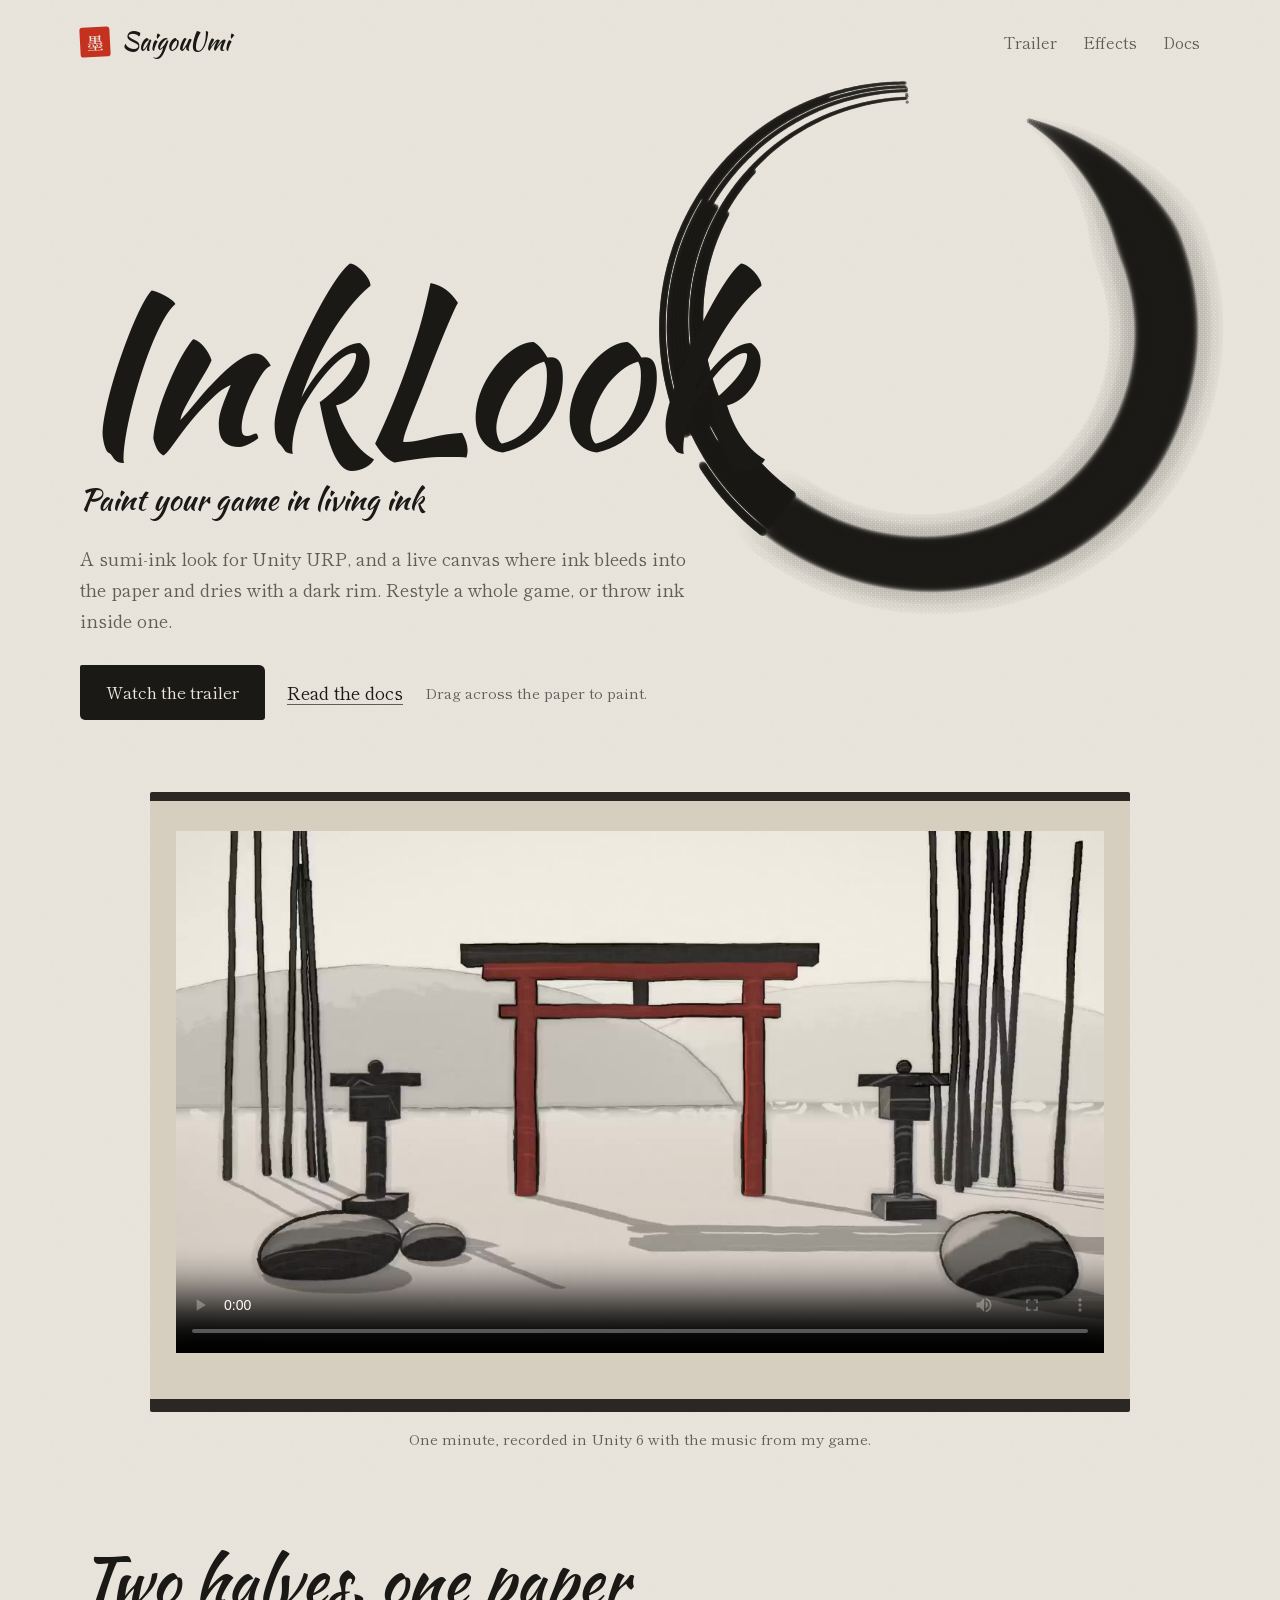
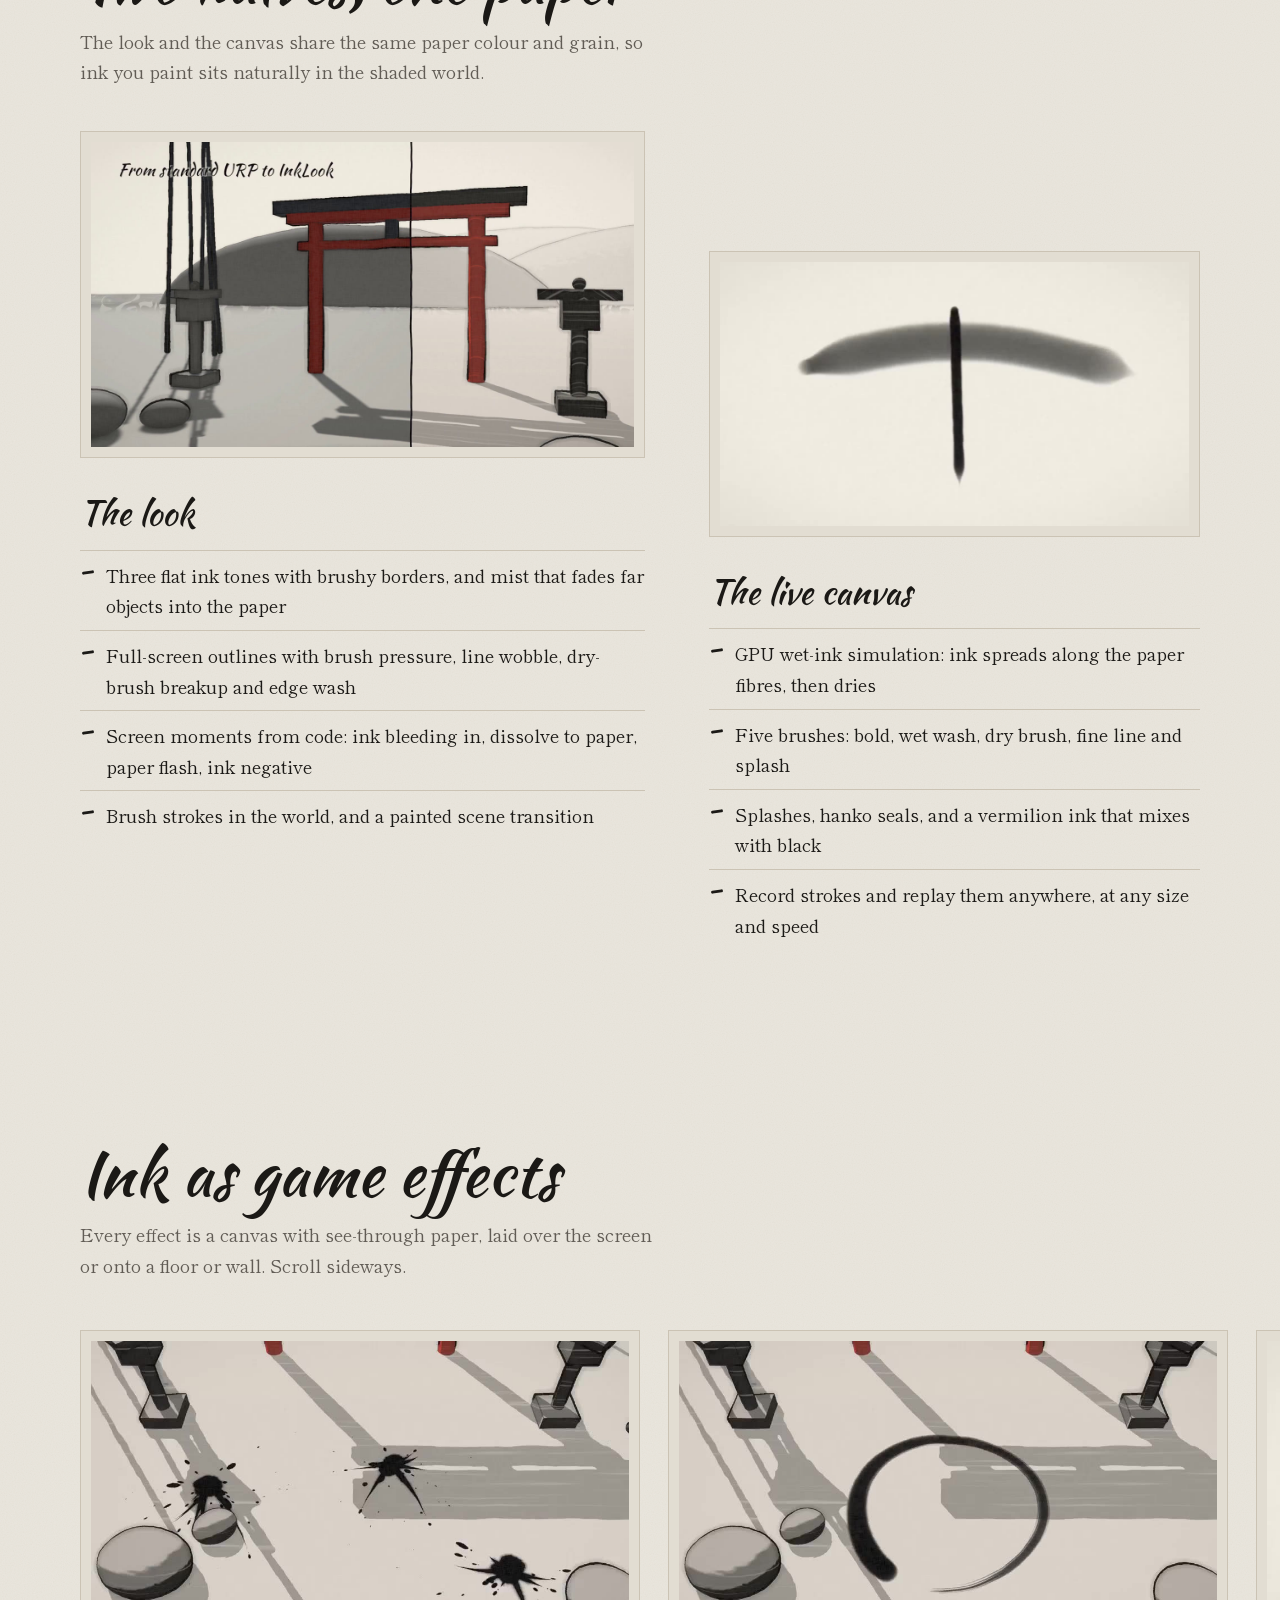
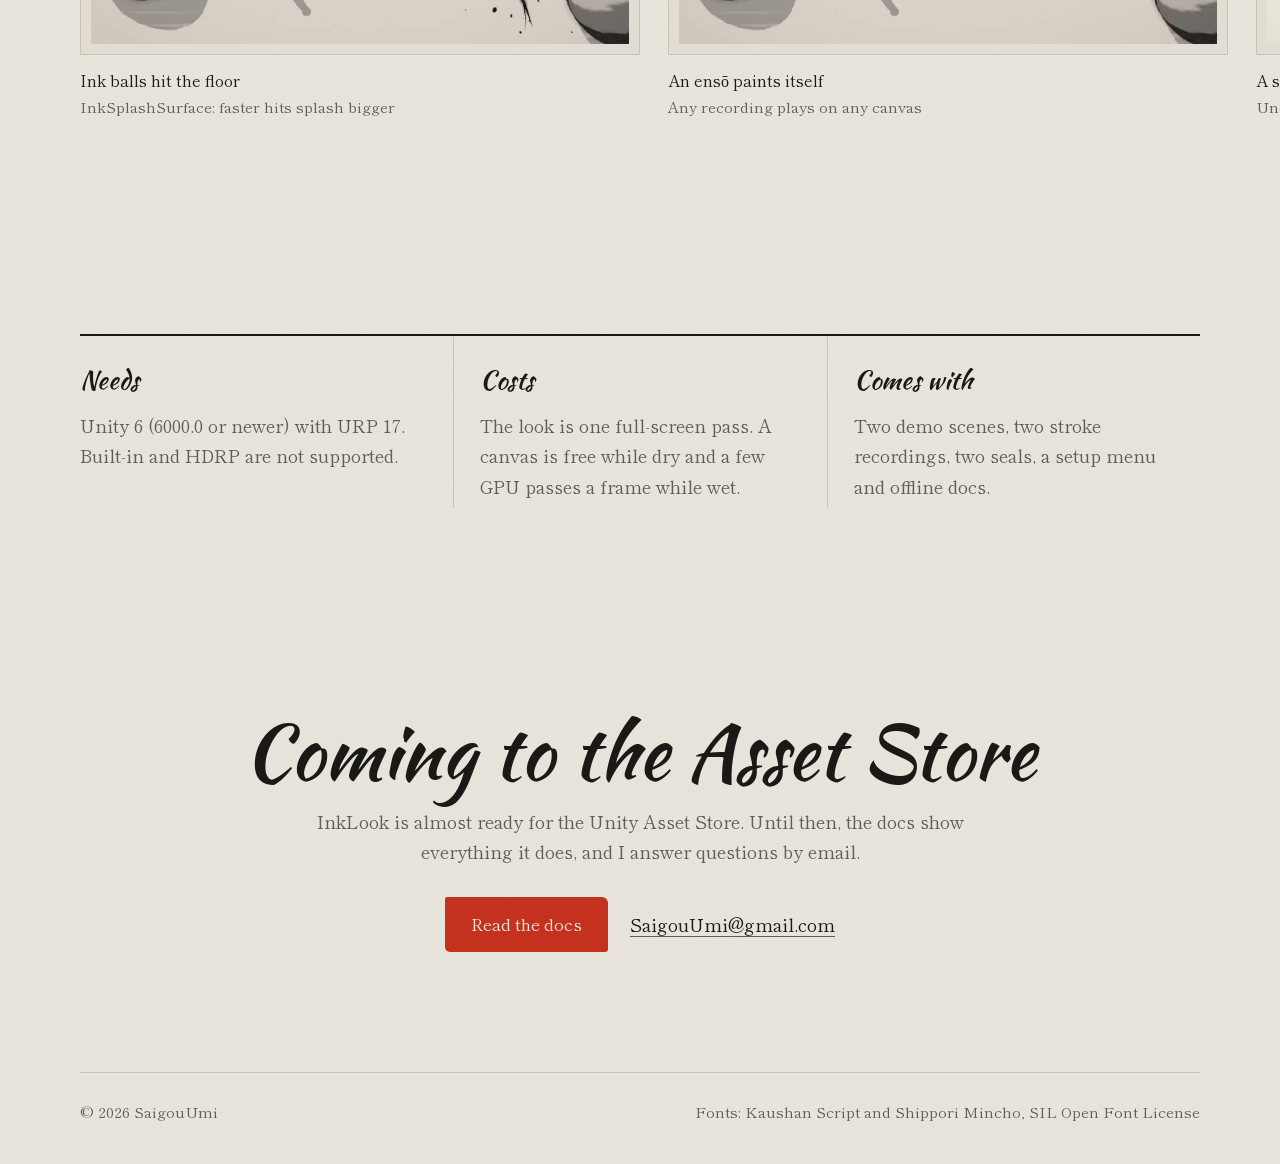
<file: index.html>
<!DOCTYPE html>
<html lang="en">
<head>
<meta charset="utf-8">
<meta name="viewport" content="width=device-width, initial-scale=1">
<title>InkLook · sumi ink for Unity URP · SaigouUmi</title>
<meta name="description" content="InkLook makes a Unity game look painted in sumi ink, with a live canvas where ink bleeds into the paper. Unity 6, URP 17.">
<meta property="og:title" content="InkLook by SaigouUmi">
<meta property="og:description" content="Paint your game in living ink. A sumi-ink look and a live wet-ink canvas for Unity 6 URP.">
<meta property="og:image" content="https://saigouumi.github.io/inklook/media/cover.jpg">
<link rel="icon" href="favicon.png">
<link rel="preconnect" href="https://fonts.googleapis.com">
<link rel="preconnect" href="https://fonts.gstatic.com" crossorigin>
<link href="https://fonts.googleapis.com/css2?family=Shippori+Mincho:wght@400;600&display=swap" rel="stylesheet">
<link rel="stylesheet" href="style.css">
</head>
<body>

<div class="hero">
  <canvas id="enso" aria-hidden="true"></canvas>
  <canvas id="wet" aria-label="Paper you can paint on with your mouse or finger"></canvas>
  <div class="wrap">
    <header class="bar">
      <a class="maker brush" href="./"><span class="seal" aria-hidden="true">墨</span>SaigouUmi</a>
      <nav><a href="#trailer">Trailer</a><a href="#effects">Effects</a><a href="docs.html">Docs</a></nav>
    </header>
    <div class="copy">
      <h1 class="wordmark brush">InkLook</h1>
      <p class="tag brush">Paint your game in living ink</p>
      <p class="lede">A sumi-ink look for Unity URP, and a live canvas where ink bleeds into the paper and dries with a dark rim. Restyle a whole game, or throw ink inside one.</p>
      <div class="actions">
        <a class="btn" href="#trailer">Watch the trailer</a>
        <a href="docs.html">Read the docs</a>
        <span class="hint">Drag across the paper to paint.</span>
      </div>
    </div>
  </div>
</div>

<main class="wrap">
  <div class="scroll" id="trailer">
    <div class="mount">
      <video controls preload="metadata" poster="media/poster.jpg" playsinline>
        <source src="media/trailer.mp4" type="video/mp4">
      </video>
    </div>
    <p>One minute, recorded in Unity 6 with the music from my game.</p>
  </div>

  <section>
    <div class="lead-in">
      <h2 class="brush">Two halves, one paper</h2>
      <p>The look and the canvas share the same paper colour and grain, so ink you paint sits naturally in the shaded world.</p>
    </div>
    <div class="halves">
      <div class="half">
        <div class="frame"><img src="media/shot_02.jpg" alt="A torii gate, half in standard URP lighting and half in the InkLook style" width="1280" height="720"></div>
        <h3 class="brush">The look</h3>
        <ul>
          <li>Three flat ink tones with brushy borders, and mist that fades far objects into the paper</li>
          <li>Full-screen outlines with brush pressure, line wobble, dry-brush breakup and edge wash</li>
          <li>Screen moments from code: ink bleeding in, dissolve to paper, paper flash, ink negative</li>
          <li>Brush strokes in the world, and a painted scene transition</li>
        </ul>
      </div>
      <div class="half">
        <div class="frame"><video autoplay muted loop playsinline preload="metadata" poster="media/poster_wet.jpg" src="media/loop_wet.mp4" aria-label="A wet wash bleeding into the paper, crossed by a bold stroke"></video></div>
        <h3 class="brush">The live canvas</h3>
        <ul>
          <li>GPU wet-ink simulation: ink spreads along the paper fibres, then dries</li>
          <li>Five brushes: bold, wet wash, dry brush, fine line and splash</li>
          <li>Splashes, hanko seals, and a vermilion ink that mixes with black</li>
          <li>Record strokes and replay them anywhere, at any size and speed</li>
        </ul>
      </div>
    </div>
  </section>

  <section id="effects">
    <div class="lead-in">
      <h2 class="brush">Ink as game effects</h2>
      <p>Every effect is a canvas with see-through paper, laid over the screen or onto a floor or wall. Scroll sideways.</p>
    </div>
    <div class="emaki" tabindex="0" aria-label="Effect clips, scroll sideways">
      <figure><div class="frame"><video autoplay muted loop playsinline preload="metadata" poster="media/poster_floor.jpg" src="media/loop_floor.mp4"></video></div>
        <figcaption>Ink balls hit the floor<span>InkSplashSurface: faster hits splash bigger</span></figcaption></figure>
      <figure><div class="frame"><video autoplay muted loop playsinline preload="metadata" poster="media/poster_enso.jpg" src="media/loop_enso.mp4"></video></div>
        <figcaption>An ensō paints itself<span>Any recording plays on any canvas</span></figcaption></figure>
      <figure><div class="frame"><video autoplay muted loop playsinline preload="metadata" poster="media/poster_seal.jpg" src="media/loop_seal.mp4"></video></div>
        <figcaption>A stroke, then a seal<span>Uneven paste and missed specks, like a real hanko</span></figcaption></figure>
      <figure><div class="frame"><img src="media/shot_05.jpg" alt="Bamboo in dry brush, a vermilion sun, a wash and a red seal on one sheet" width="1280" height="720"></div>
        <figcaption>Two inks on one sheet<span>Dry brush, wash, vermilion and a seal</span></figcaption></figure>
    </div>
  </section>

  <section>
    <div class="facts">
      <div><h3 class="brush">Needs</h3><p>Unity 6 (6000.0 or newer) with URP 17. Built-in and HDRP are not supported.</p></div>
      <div><h3 class="brush">Costs</h3><p>The look is one full-screen pass. A canvas is free while dry and a few GPU passes a frame while wet.</p></div>
      <div><h3 class="brush">Comes with</h3><p>Two demo scenes, two stroke recordings, two seals, a setup menu and offline docs.</p></div>
    </div>
  </section>

  <div class="closing">
    <h2 class="brush">Coming to the Asset Store</h2>
    <p>InkLook is almost ready for the Unity Asset Store. Until then, the docs show everything it does, and I answer questions by email.</p>
    <div class="actions">
      <a class="btn shu" href="docs.html">Read the docs</a>
      <a href="mailto:SaigouUmi@gmail.com">SaigouUmi@gmail.com</a>
    </div>
  </div>

  <footer>
    <span>© 2026 SaigouUmi</span>
    <span>Fonts: Kaushan Script and Shippori Mincho, SIL Open Font License</span>
  </footer>
</main>

<script>
/* Paper you can paint on. The ensō paints itself once; your strokes
   bleed a little and fade, like InkScreenFx in the package. */
(function () {
  var hero = document.querySelector('.hero');
  var base = document.getElementById('enso'), wet = document.getElementById('wet');
  var b = base.getContext('2d'), w = wet.getContext('2d');
  var calm = matchMedia('(prefers-reduced-motion: reduce)').matches;
  var W, H, dpr, ensoDone = false, fading = false, lastInk = 0;

  function size() {
    dpr = Math.min(devicePixelRatio || 1, 2);
    W = hero.clientWidth; H = hero.clientHeight;
    [base, wet].forEach(function (c) { c.width = W * dpr; c.height = H * dpr; });
    b.setTransform(dpr, 0, 0, dpr, 0, 0); w.setTransform(dpr, 0, 0, dpr, 0, 0);
    if (ensoDone) enso(1);
  }

  //one soft dab with a faint wash around it
  function dab(ctx, x, y, r, a) {
    var g = ctx.createRadialGradient(x, y, 0, x, y, r * 1.9);
    g.addColorStop(0, 'rgba(27,25,22,' + (a * 0.06) + ')');
    g.addColorStop(1, 'rgba(27,25,22,0)');
    ctx.fillStyle = g; ctx.beginPath(); ctx.arc(x, y, r * 1.9, 0, 6.283); ctx.fill();
    g = ctx.createRadialGradient(x, y, r * 0.2, x, y, r);
    g.addColorStop(0, 'rgba(27,25,22,' + a + ')');
    g.addColorStop(0.75, 'rgba(27,25,22,' + (a * 0.85) + ')');
    g.addColorStop(1, 'rgba(27,25,22,0)');
    ctx.fillStyle = g; ctx.beginPath(); ctx.arc(x, y, r, 0, 6.283); ctx.fill();
  }

  //bristles: each one keeps its streak and drops out as the brush runs dry
  function bristles(ctx, x, y, nx, ny, r, dry, seed) {
    for (var i = -5; i <= 5; i++) {
      var s = Math.sin(seed * 12.9898 + i * 78.233) * 43758.5453; s -= Math.floor(s);
      if (s < dry) continue;
      var o = i / 5 * r * 0.9;
      ctx.fillStyle = 'rgba(27,25,22,0.55)';
      ctx.beginPath(); ctx.arc(x + nx * o, y + ny * o, Math.max(0.8, r * 0.16), 0, 6.283); ctx.fill();
    }
  }

  function enso(t) {
    var wide = W > 860;
    var cx = wide ? W * 0.72 : W * 0.6, cy = wide ? H * 0.42 : 74 + W * 0.33;
    var R = wide ? Math.min(W, H) * 0.3 : W * 0.27;
    var a0 = -1.1, sweep = 5.75, steps = 1400;
    b.clearRect(0, 0, W, H);
    for (var i = 0; i <= steps * t; i++) {
      var u = i / steps, a = a0 + sweep * u;
      var rr = R * (1 + 0.03 * Math.sin(u * 9));
      var x = cx + Math.cos(a) * rr, y = cy + Math.sin(a) * rr;
      var width = R * (0.13 * Math.min(1, u * 8) * (1 - 0.75 * u * u) + 0.012);
      var dry = Math.max(0, (u - 0.55) * 1.6);
      if (dry < 0.05) { if (i % 3 === 0) dab(b, x, y, width, 0.42); }
      else bristles(b, x, y, Math.cos(a), Math.sin(a), width, dry * 0.85, 3.1 + Math.floor(u * 6));
    }
  }

  function paintEnso() {
    if (calm) { ensoDone = true; enso(1); return; }
    var t0 = performance.now();
    (function step(now) {
      var t = Math.min(1, (now - t0) / 1500);
      enso(1 - Math.pow(1 - t, 2.2));
      if (t < 1) requestAnimationFrame(step); else ensoDone = true;
    })(t0);
  }

  //ink you paint fades away by itself
  function fade() {
    w.save(); w.setTransform(1, 0, 0, 1, 0, 0);
    w.globalCompositeOperation = 'destination-out';
    w.fillStyle = 'rgba(0,0,0,0.018)'; w.fillRect(0, 0, wet.width, wet.height);
    w.restore();
    if (performance.now() - lastInk < 9000) requestAnimationFrame(fade); else { w.clearRect(0, 0, W, H); fading = false; }
  }

  var down = false, px = 0, py = 0, pt = 0, size0 = 14, seed = 1;
  function pos(e) { var r = wet.getBoundingClientRect(); return [e.clientX - r.left, e.clientY - r.top]; }
  wet.addEventListener('pointerdown', function (e) {
    if (e.pointerType === 'touch' && !e.isPrimary) return;
    down = true; var p = pos(e); px = p[0]; py = p[1]; pt = e.timeStamp; seed = Math.random() * 100;
    dab(w, px, py, size0 * 0.8, 0.5); lastInk = performance.now();
    if (!fading) { fading = true; requestAnimationFrame(fade); }
  });
  addEventListener('pointerup', function () { down = false; });
  wet.addEventListener('pointermove', function (e) {
    if (!down) return;
    var p = pos(e), dx = p[0] - px, dy = p[1] - py, d = Math.hypot(dx, dy);
    if (d < 1) return;
    var speed = d / Math.max(1, e.timeStamp - pt);
    var r = Math.max(3, size0 * (1.25 - Math.min(1, speed * 0.6)));
    var nx = -dy / d, ny = dx / d, n = Math.ceil(d / (r * 0.3));
    for (var i = 1; i <= n; i++) {
      var x = px + dx * i / n, y = py + dy * i / n;
      if (speed > 1.2) bristles(w, x, y, nx, ny, r, 0.35, seed);
      else dab(w, x, y, r, 0.45);
    }
    px = p[0]; py = p[1]; pt = e.timeStamp; lastInk = performance.now();
  });

  addEventListener('resize', size);
  size(); paintEnso();
})();
</script>
</body>
</html>
</file>
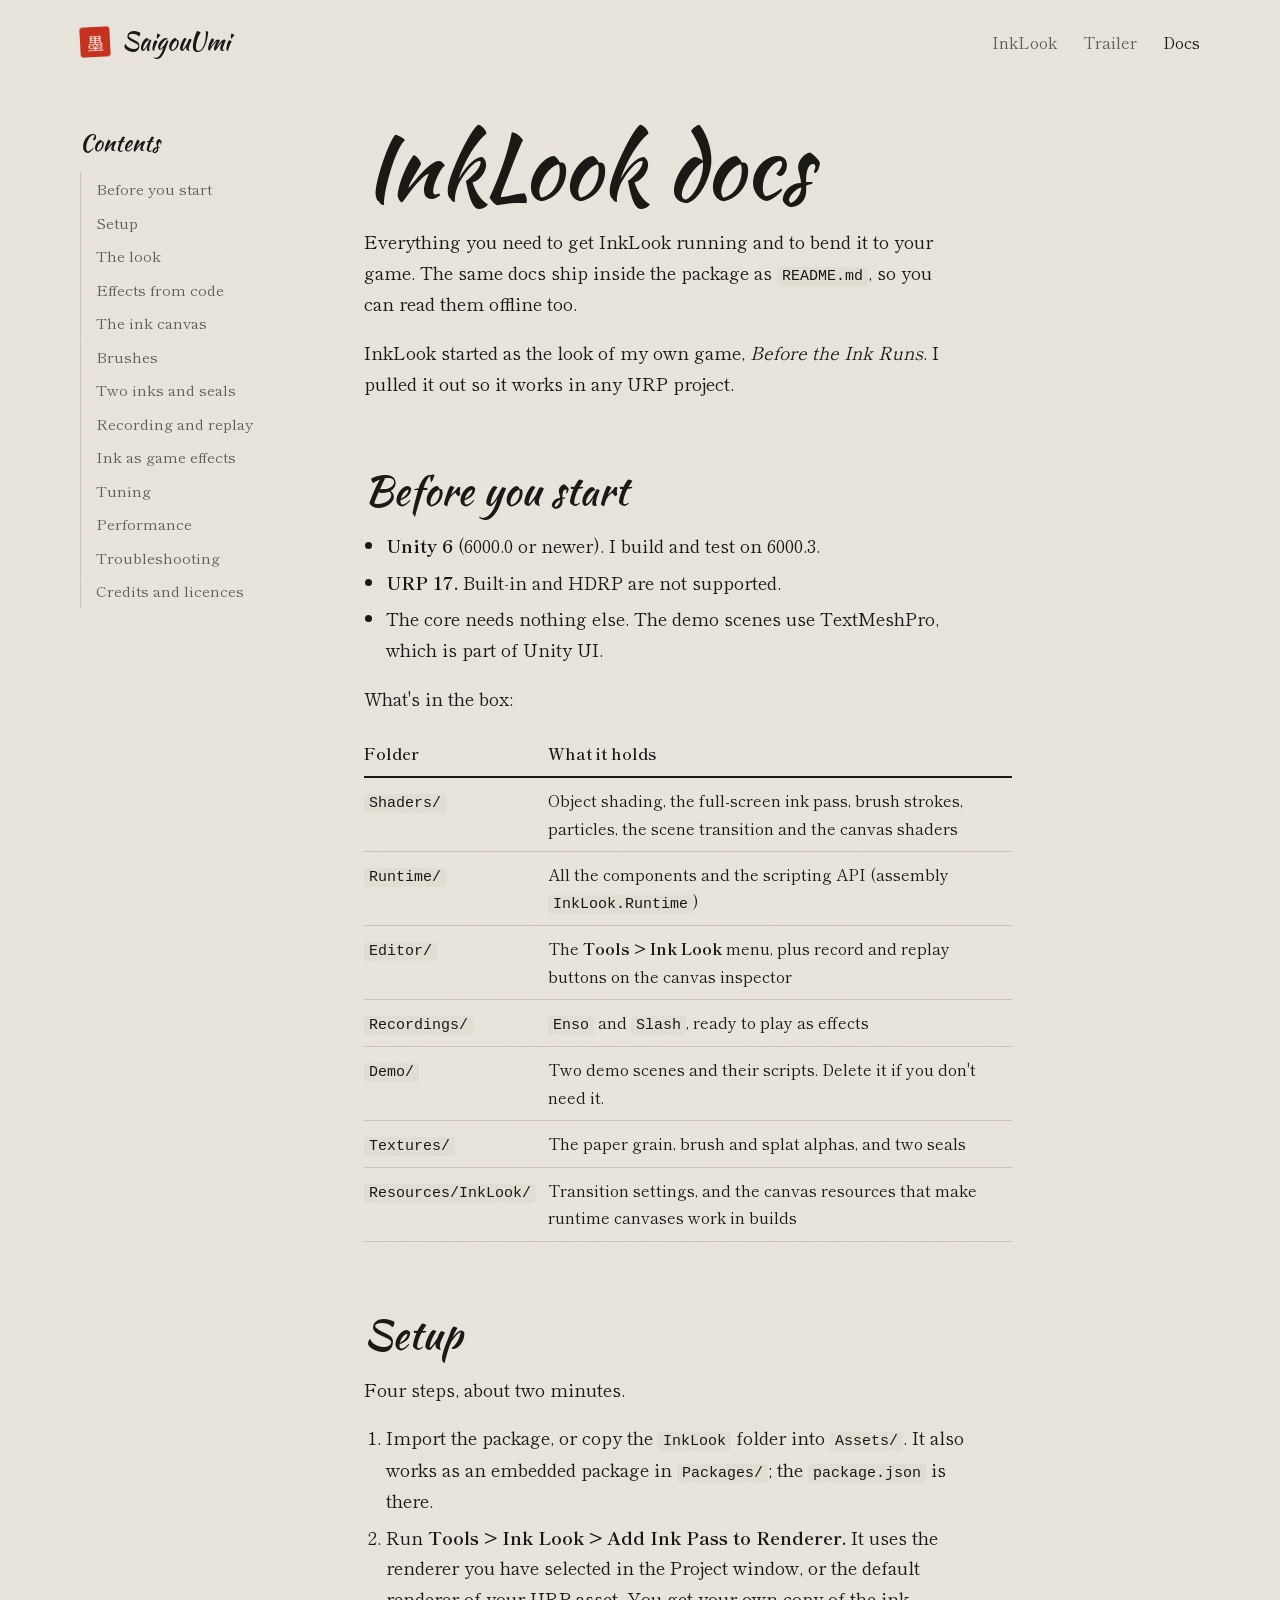
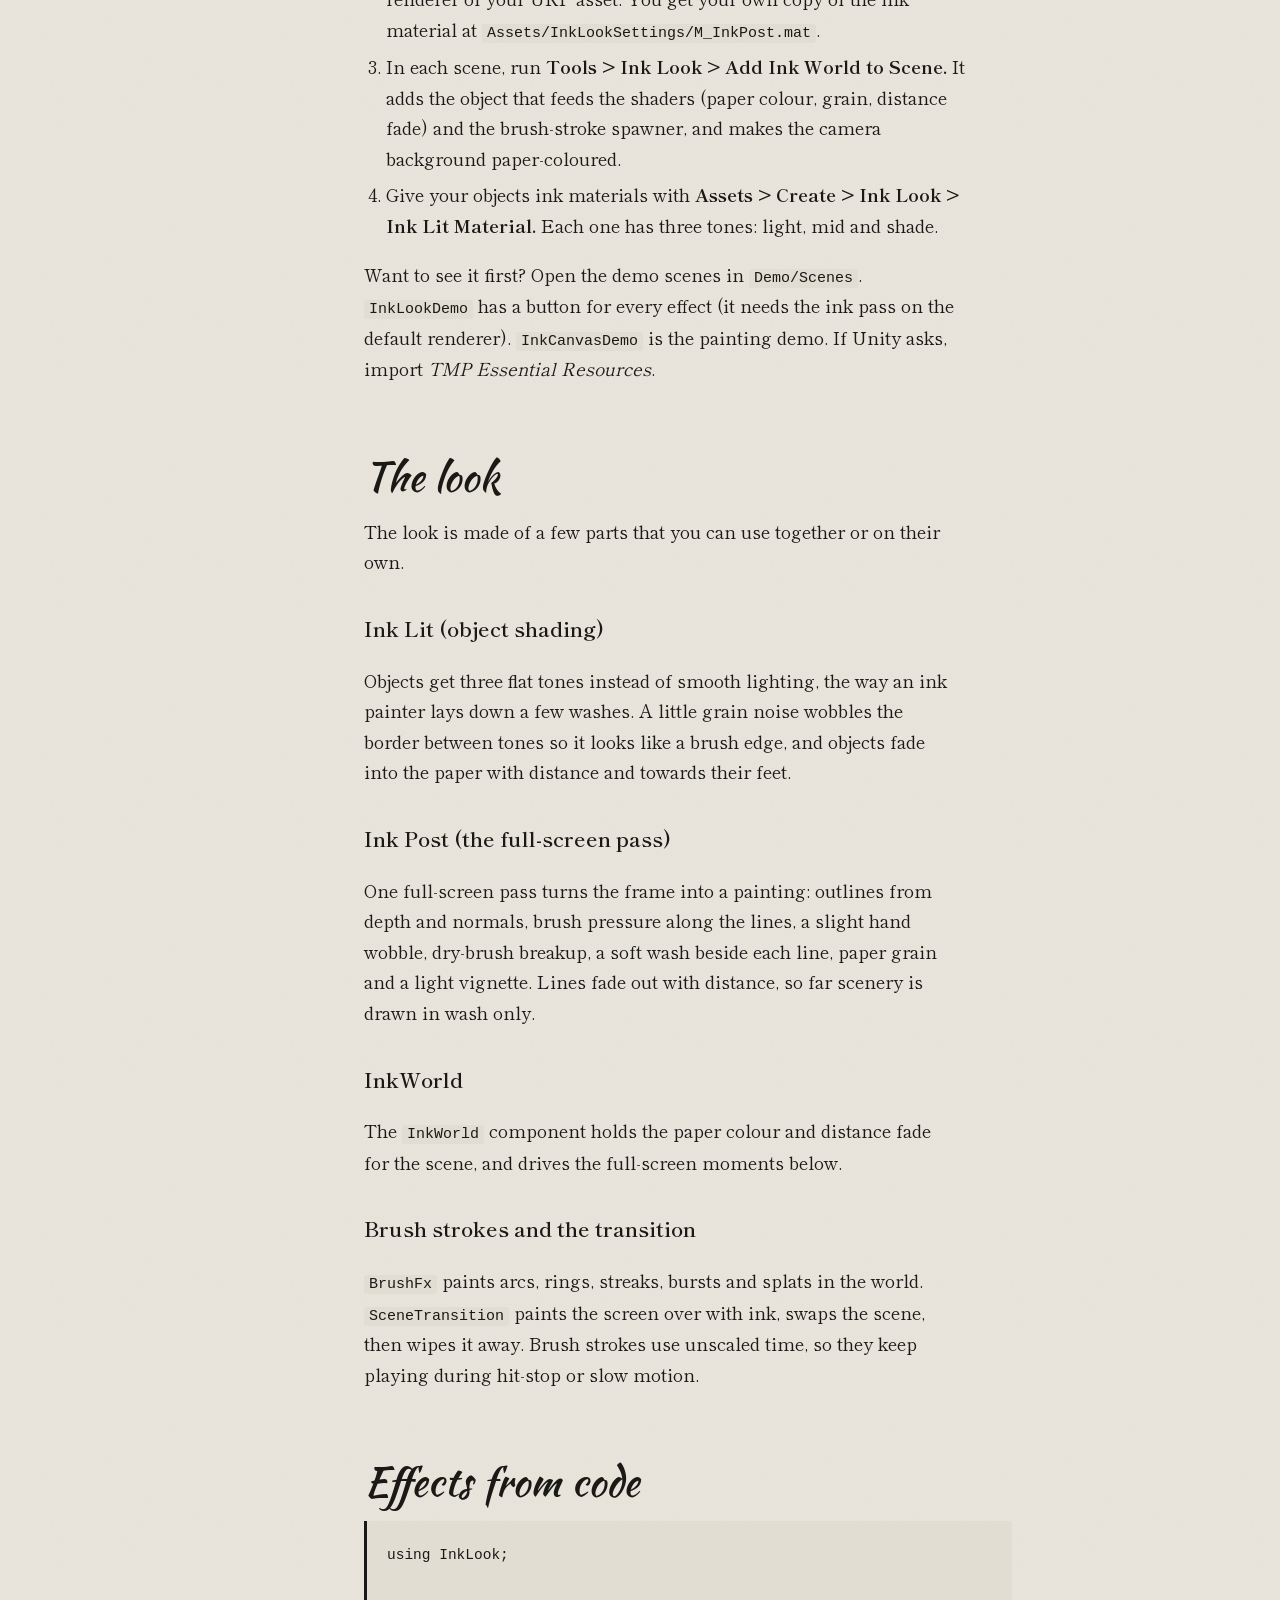
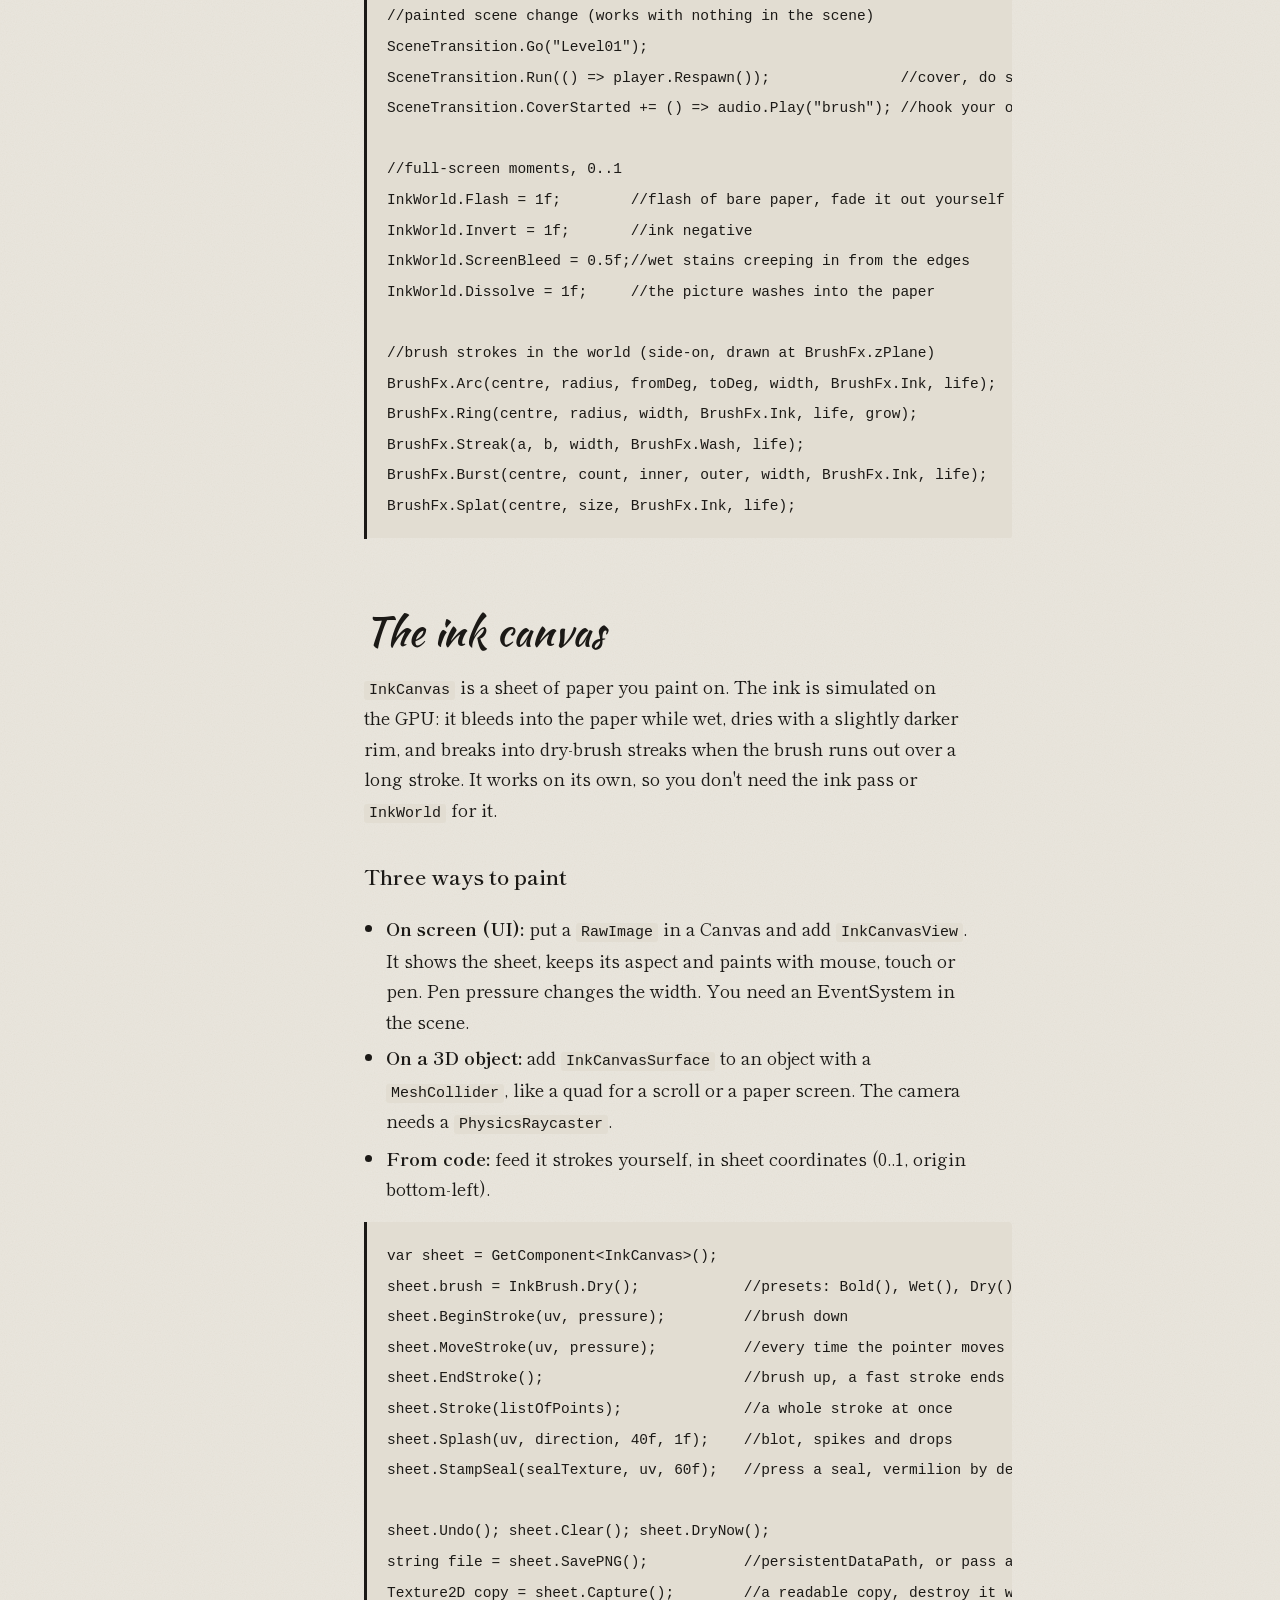
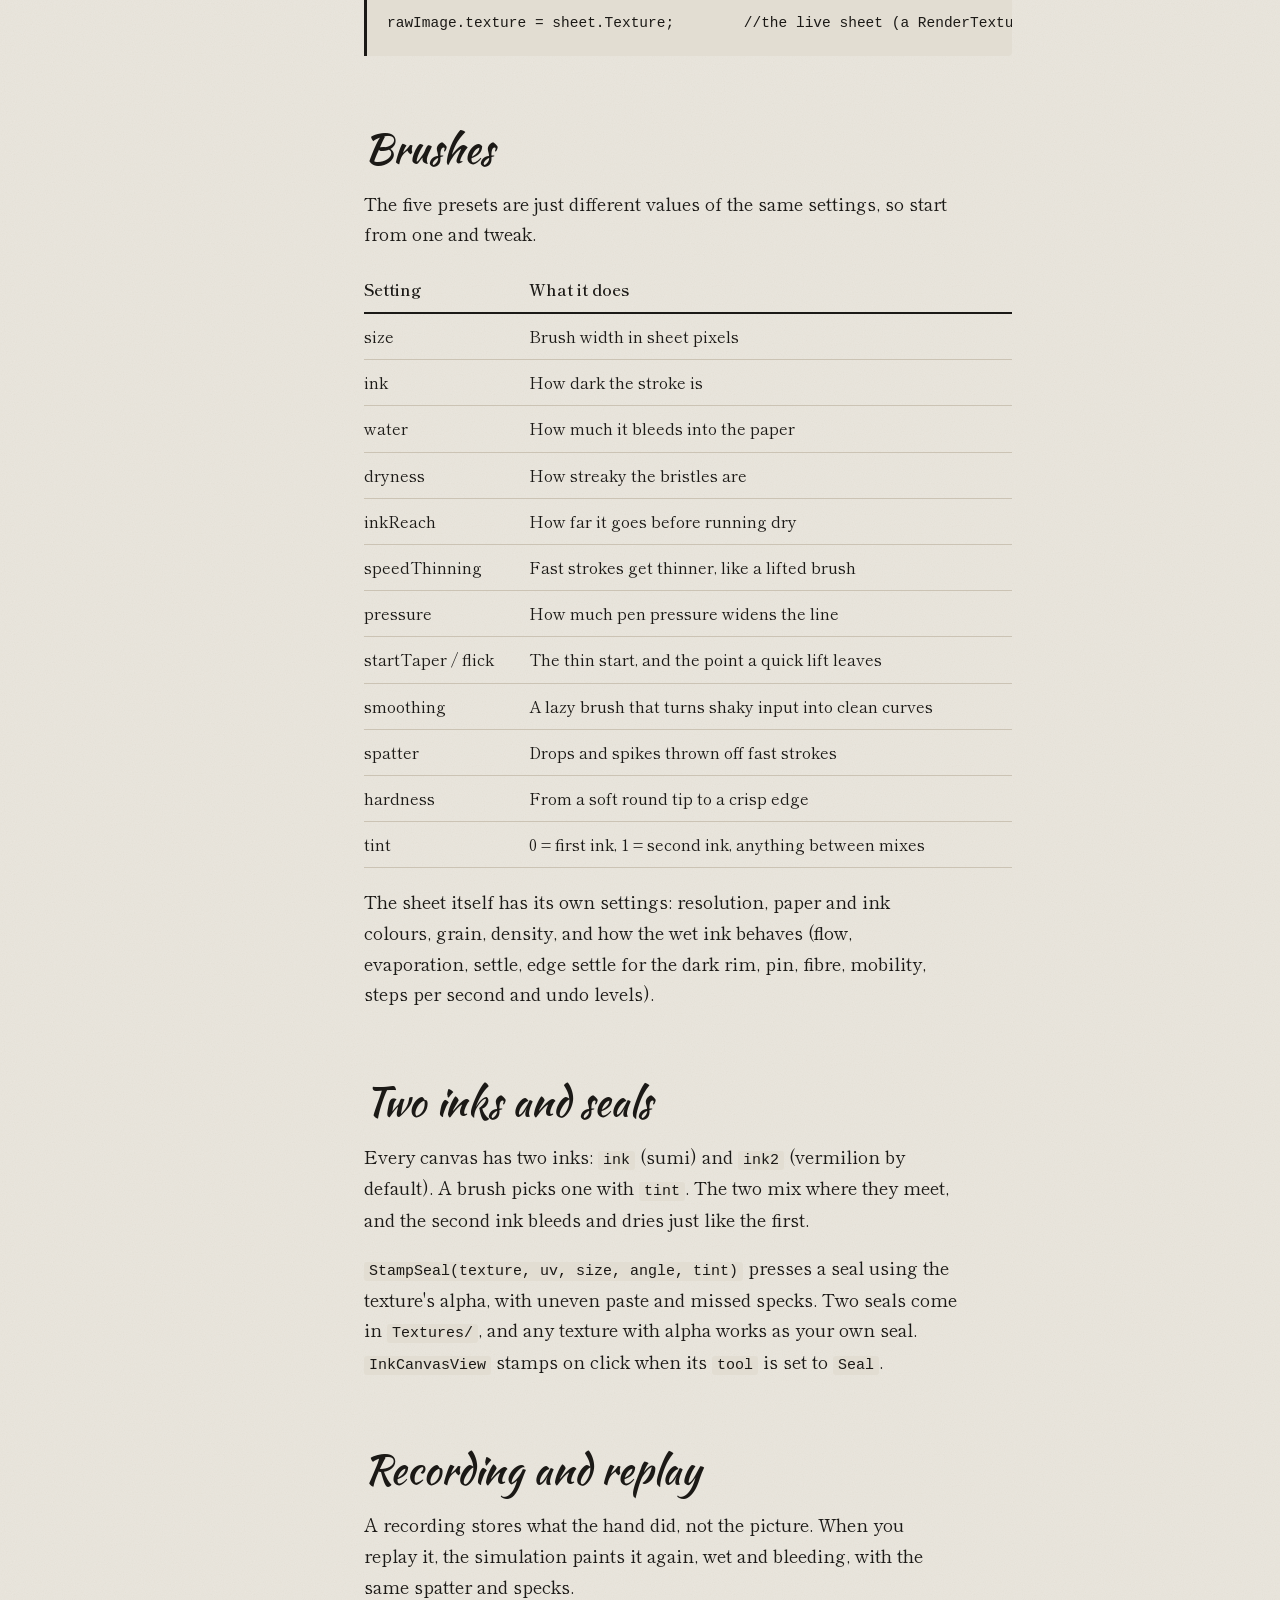
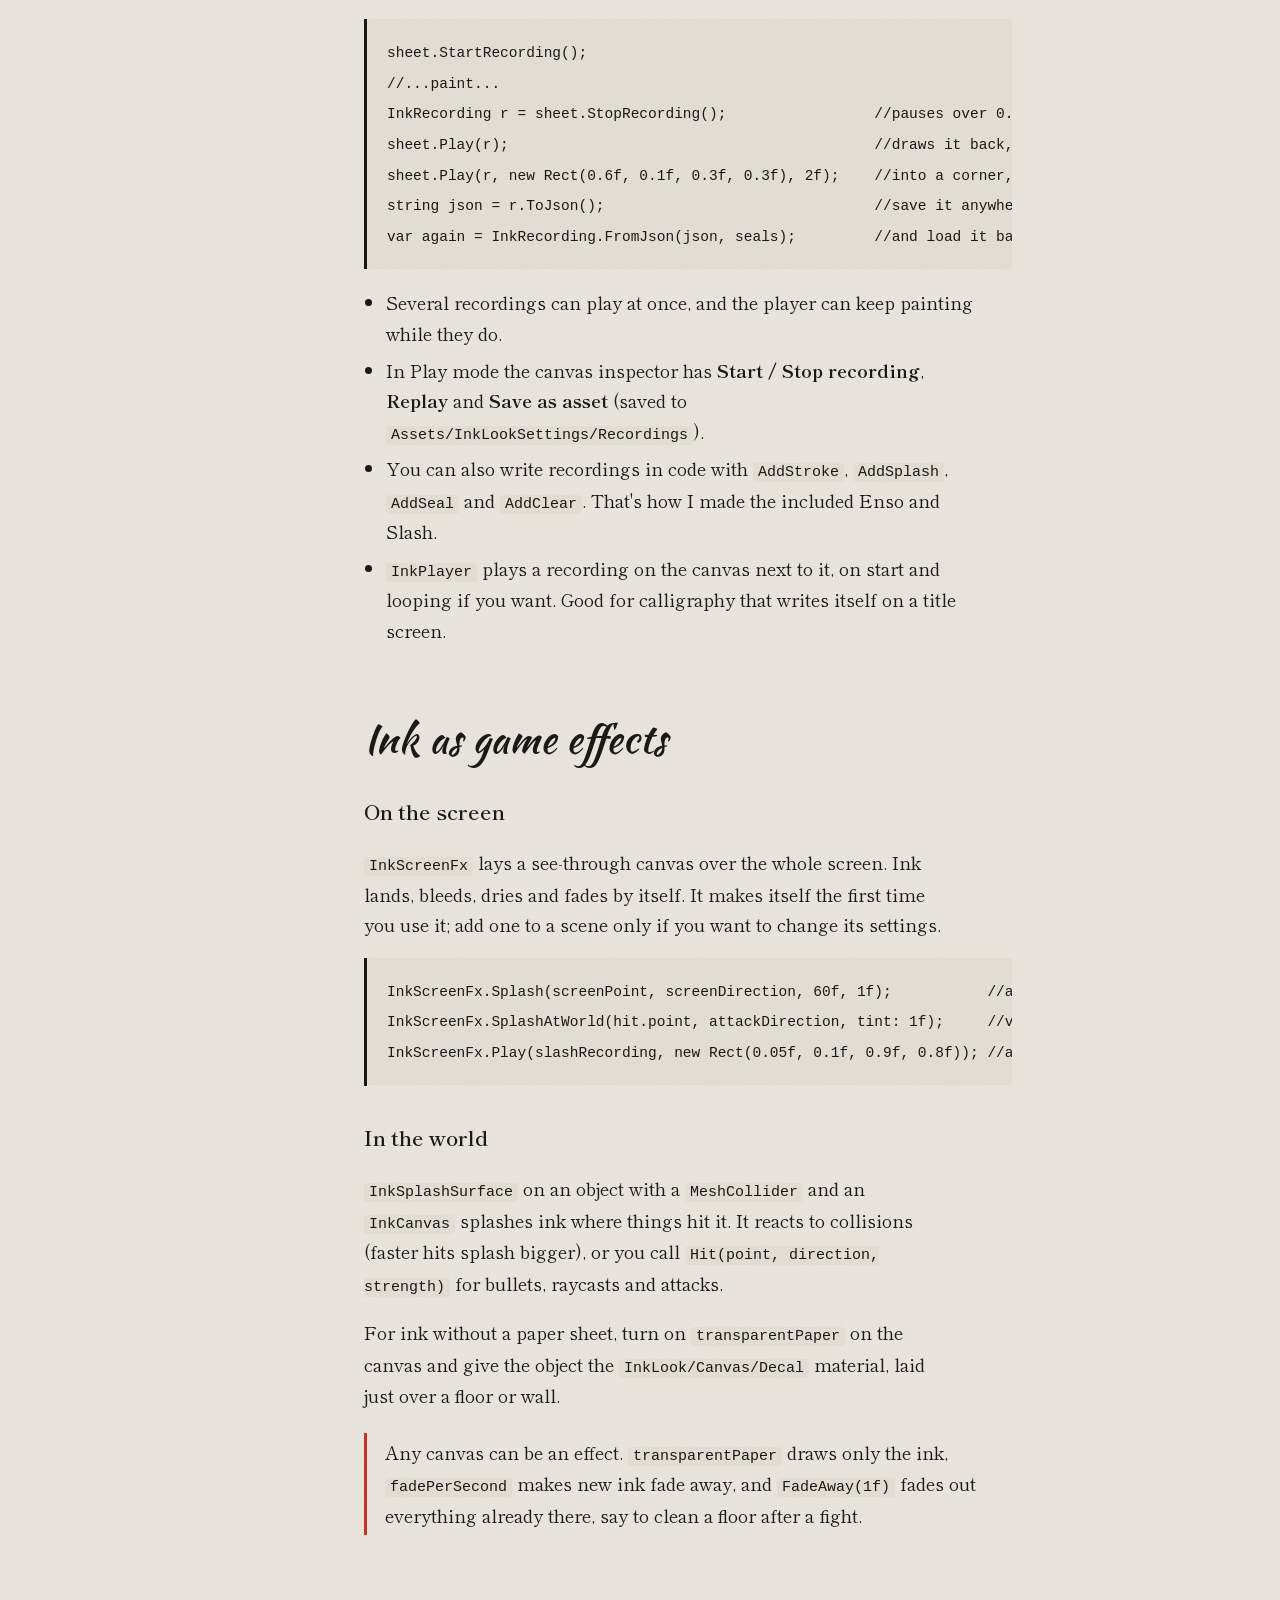
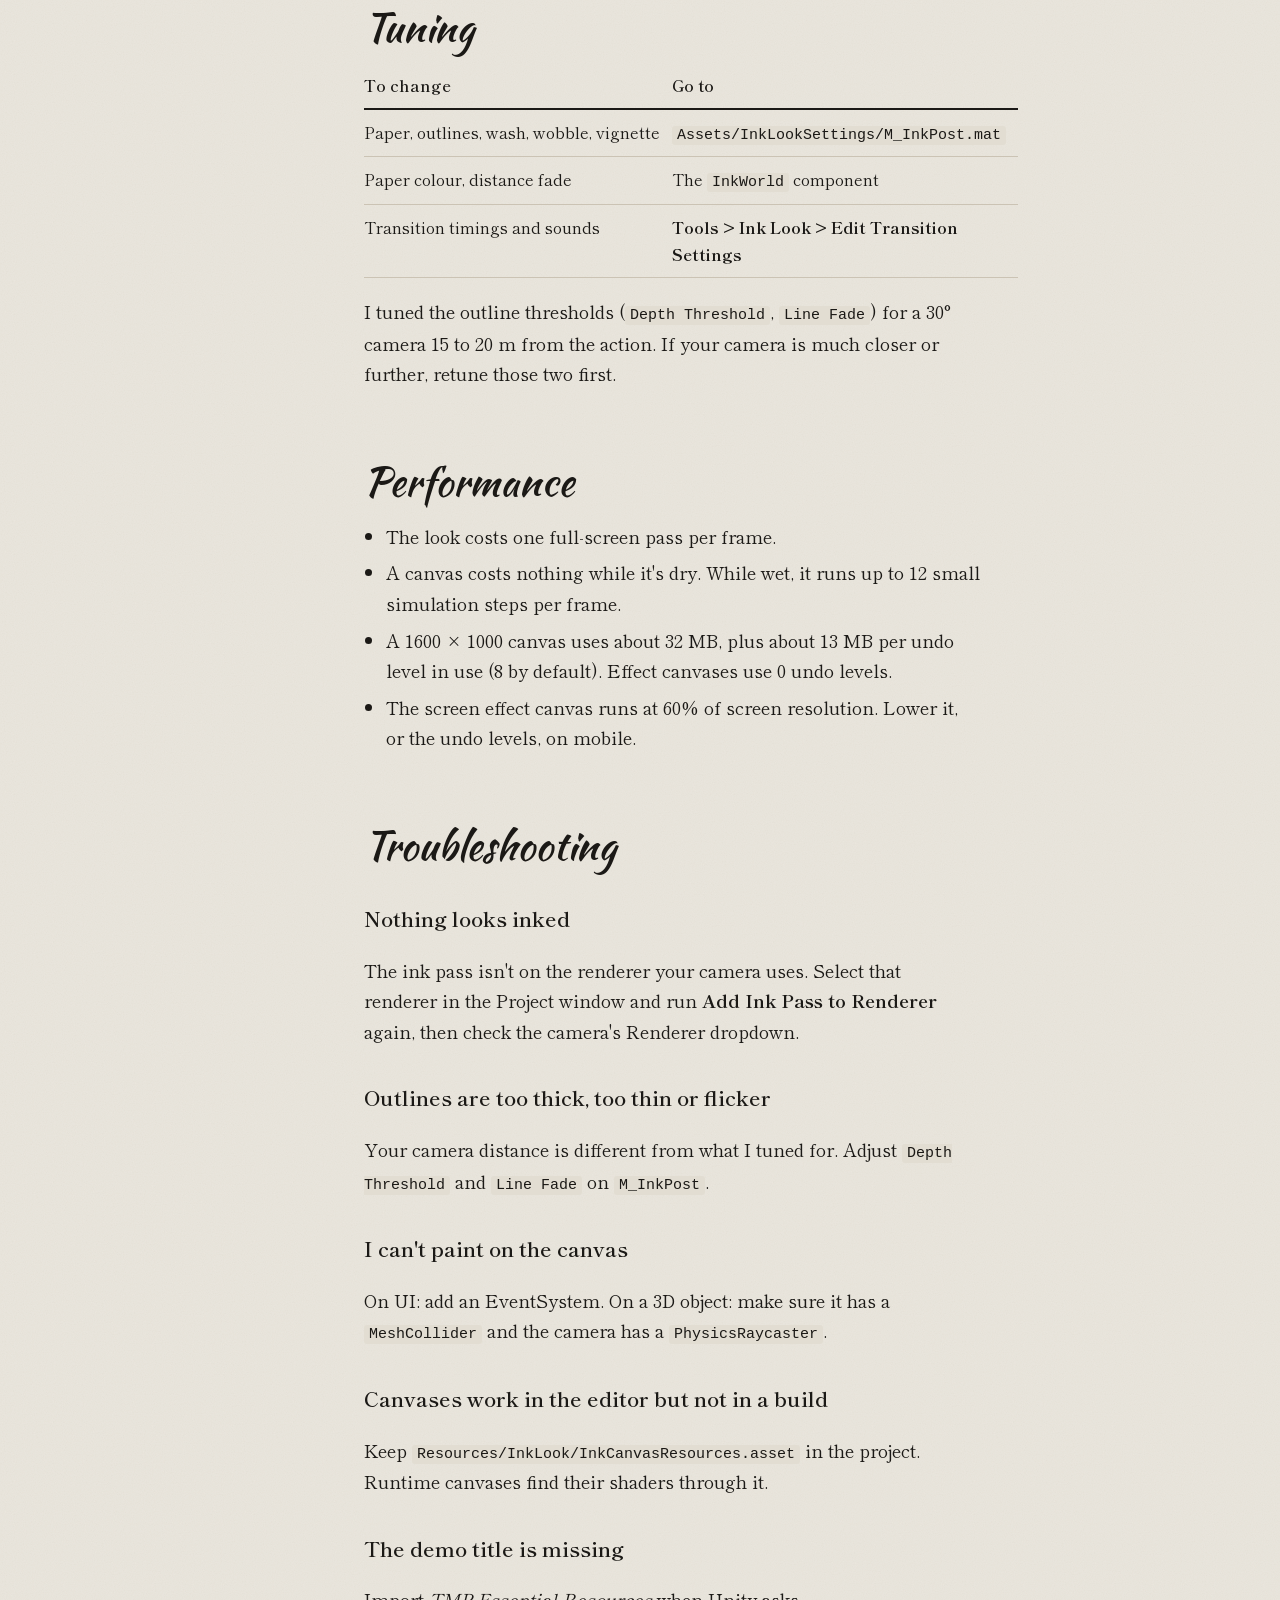
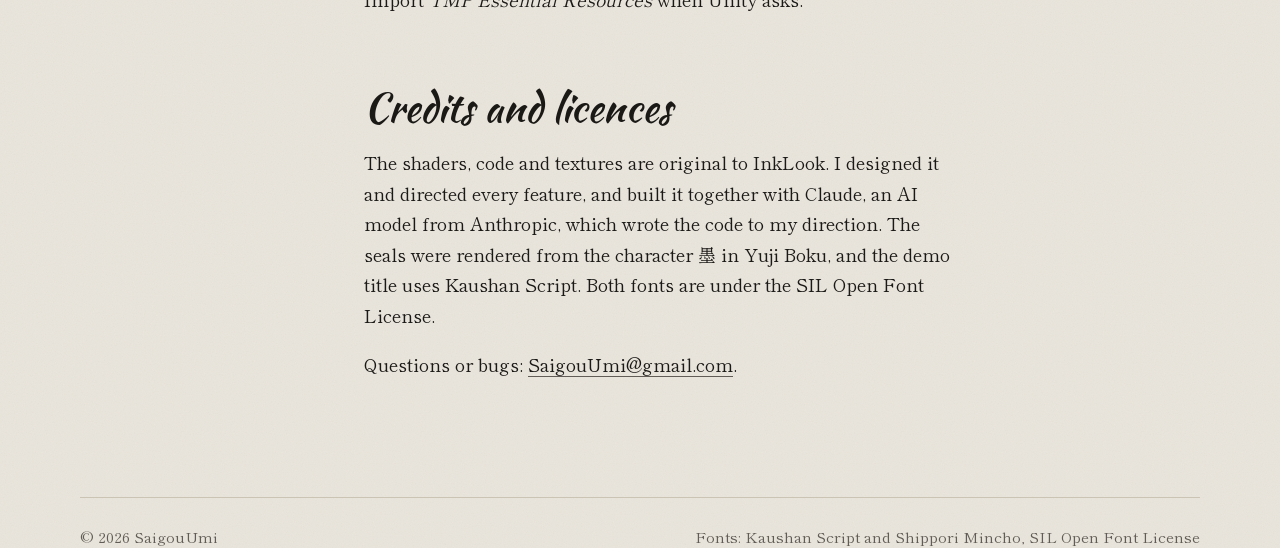
<file: docs.html>
<!DOCTYPE html>
<html lang="en">
<head>
<meta charset="utf-8">
<meta name="viewport" content="width=device-width, initial-scale=1">
<title>InkLook docs · SaigouUmi</title>
<meta name="description" content="How to set up and use InkLook: the sumi-ink look, the live ink canvas, recordings and ink effects for Unity 6 URP.">
<link rel="icon" href="favicon.png">
<link rel="preconnect" href="https://fonts.googleapis.com">
<link rel="preconnect" href="https://fonts.gstatic.com" crossorigin>
<link href="https://fonts.googleapis.com/css2?family=Shippori+Mincho:wght@400;600&display=swap" rel="stylesheet">
<link rel="stylesheet" href="style.css">
</head>
<body>
<div class="wrap">
  <header class="bar">
    <a class="maker brush" href="./"><span class="seal" aria-hidden="true">墨</span>SaigouUmi</a>
    <nav><a href="./">InkLook</a><a href="./#trailer">Trailer</a><a href="docs.html" aria-current="page">Docs</a></nav>
  </header>

  <div class="docs">
    <nav class="toc" aria-label="On this page">
      <p class="brush">Contents</p>
      <ol>
        <li><a href="#start">Before you start</a></li>
        <li><a href="#setup">Setup</a></li>
        <li><a href="#look">The look</a></li>
        <li><a href="#code">Effects from code</a></li>
        <li><a href="#canvas">The ink canvas</a></li>
        <li><a href="#brushes">Brushes</a></li>
        <li><a href="#seals">Two inks and seals</a></li>
        <li><a href="#record">Recording and replay</a></li>
        <li><a href="#effects">Ink as game effects</a></li>
        <li><a href="#tuning">Tuning</a></li>
        <li><a href="#perf">Performance</a></li>
        <li><a href="#trouble">Troubleshooting</a></li>
        <li><a href="#credits">Credits and licences</a></li>
      </ol>
    </nav>

    <article class="doc">
      <h1 class="brush">InkLook docs</h1>
      <p>Everything you need to get InkLook running and to bend it to your game. The same docs ship inside the package as <code>README.md</code>, so you can read them offline too.</p>
      <p>InkLook started as the look of my own game, <em>Before the Ink Runs</em>. I pulled it out so it works in any URP project.</p>

      <h2 class="brush" id="start">Before you start</h2>
      <ul>
        <li><strong>Unity 6</strong> (6000.0 or newer). I build and test on 6000.3.</li>
        <li><strong>URP 17.</strong> Built-in and HDRP are not supported.</li>
        <li>The core needs nothing else. The demo scenes use TextMeshPro, which is part of Unity UI.</li>
      </ul>
      <p>What's in the box:</p>
      <table>
        <tr><th>Folder</th><th>What it holds</th></tr>
        <tr><td><code>Shaders/</code></td><td>Object shading, the full-screen ink pass, brush strokes, particles, the scene transition and the canvas shaders</td></tr>
        <tr><td><code>Runtime/</code></td><td>All the components and the scripting API (assembly <code>InkLook.Runtime</code>)</td></tr>
        <tr><td><code>Editor/</code></td><td>The <strong>Tools &gt; Ink Look</strong> menu, plus record and replay buttons on the canvas inspector</td></tr>
        <tr><td><code>Recordings/</code></td><td><code>Enso</code> and <code>Slash</code>, ready to play as effects</td></tr>
        <tr><td><code>Demo/</code></td><td>Two demo scenes and their scripts. Delete it if you don't need it.</td></tr>
        <tr><td><code>Textures/</code></td><td>The paper grain, brush and splat alphas, and two seals</td></tr>
        <tr><td><code>Resources/InkLook/</code></td><td>Transition settings, and the canvas resources that make runtime canvases work in builds</td></tr>
      </table>

      <h2 class="brush" id="setup">Setup</h2>
      <p>Four steps, about two minutes.</p>
      <ol>
        <li>Import the package, or copy the <code>InkLook</code> folder into <code>Assets/</code>. It also works as an embedded package in <code>Packages/</code>; the <code>package.json</code> is there.</li>
        <li>Run <strong>Tools &gt; Ink Look &gt; Add Ink Pass to Renderer.</strong> It uses the renderer you have selected in the Project window, or the default renderer of your URP asset. You get your own copy of the ink material at <code>Assets/InkLookSettings/M_InkPost.mat</code>.</li>
        <li>In each scene, run <strong>Tools &gt; Ink Look &gt; Add Ink World to Scene.</strong> It adds the object that feeds the shaders (paper colour, grain, distance fade) and the brush-stroke spawner, and makes the camera background paper-coloured.</li>
        <li>Give your objects ink materials with <strong>Assets &gt; Create &gt; Ink Look &gt; Ink Lit Material.</strong> Each one has three tones: light, mid and shade.</li>
      </ol>
      <p>Want to see it first? Open the demo scenes in <code>Demo/Scenes</code>. <code>InkLookDemo</code> has a button for every effect (it needs the ink pass on the default renderer). <code>InkCanvasDemo</code> is the painting demo. If Unity asks, import <em>TMP Essential Resources</em>.</p>

      <h2 class="brush" id="look">The look</h2>
      <p>The look is made of a few parts that you can use together or on their own.</p>
      <h3>Ink Lit (object shading)</h3>
      <p>Objects get three flat tones instead of smooth lighting, the way an ink painter lays down a few washes. A little grain noise wobbles the border between tones so it looks like a brush edge, and objects fade into the paper with distance and towards their feet.</p>
      <h3>Ink Post (the full-screen pass)</h3>
      <p>One full-screen pass turns the frame into a painting: outlines from depth and normals, brush pressure along the lines, a slight hand wobble, dry-brush breakup, a soft wash beside each line, paper grain and a light vignette. Lines fade out with distance, so far scenery is drawn in wash only.</p>
      <h3>InkWorld</h3>
      <p>The <code>InkWorld</code> component holds the paper colour and distance fade for the scene, and drives the full-screen moments below.</p>
      <h3>Brush strokes and the transition</h3>
      <p><code>BrushFx</code> paints arcs, rings, streaks, bursts and splats in the world. <code>SceneTransition</code> paints the screen over with ink, swaps the scene, then wipes it away. Brush strokes use unscaled time, so they keep playing during hit-stop or slow motion.</p>

      <h2 class="brush" id="code">Effects from code</h2>
      <pre><code>using InkLook;

//painted scene change (works with nothing in the scene)
SceneTransition.Go("Level01");
SceneTransition.Run(() =&gt; player.Respawn());               //cover, do something, reveal
SceneTransition.CoverStarted += () =&gt; audio.Play("brush"); //hook your own sounds

//full-screen moments, 0..1
InkWorld.Flash = 1f;        //flash of bare paper, fade it out yourself
InkWorld.Invert = 1f;       //ink negative
InkWorld.ScreenBleed = 0.5f;//wet stains creeping in from the edges
InkWorld.Dissolve = 1f;     //the picture washes into the paper

//brush strokes in the world (side-on, drawn at BrushFx.zPlane)
BrushFx.Arc(centre, radius, fromDeg, toDeg, width, BrushFx.Ink, life);
BrushFx.Ring(centre, radius, width, BrushFx.Ink, life, grow);
BrushFx.Streak(a, b, width, BrushFx.Wash, life);
BrushFx.Burst(centre, count, inner, outer, width, BrushFx.Ink, life);
BrushFx.Splat(centre, size, BrushFx.Ink, life);</code></pre>

      <h2 class="brush" id="canvas">The ink canvas</h2>
      <p><code>InkCanvas</code> is a sheet of paper you paint on. The ink is simulated on the GPU: it bleeds into the paper while wet, dries with a slightly darker rim, and breaks into dry-brush streaks when the brush runs out over a long stroke. It works on its own, so you don't need the ink pass or <code>InkWorld</code> for it.</p>
      <h3>Three ways to paint</h3>
      <ul>
        <li><strong>On screen (UI):</strong> put a <code>RawImage</code> in a Canvas and add <code>InkCanvasView</code>. It shows the sheet, keeps its aspect and paints with mouse, touch or pen. Pen pressure changes the width. You need an EventSystem in the scene.</li>
        <li><strong>On a 3D object:</strong> add <code>InkCanvasSurface</code> to an object with a <code>MeshCollider</code>, like a quad for a scroll or a paper screen. The camera needs a <code>PhysicsRaycaster</code>.</li>
        <li><strong>From code:</strong> feed it strokes yourself, in sheet coordinates (0..1, origin bottom-left).</li>
      </ul>
      <pre><code>var sheet = GetComponent&lt;InkCanvas&gt;();
sheet.brush = InkBrush.Dry();            //presets: Bold(), Wet(), Dry(), Fine(), Splash()
sheet.BeginStroke(uv, pressure);         //brush down
sheet.MoveStroke(uv, pressure);          //every time the pointer moves
sheet.EndStroke();                       //brush up, a fast stroke ends in a flick
sheet.Stroke(listOfPoints);              //a whole stroke at once
sheet.Splash(uv, direction, 40f, 1f);    //blot, spikes and drops
sheet.StampSeal(sealTexture, uv, 60f);   //press a seal, vermilion by default

sheet.Undo(); sheet.Clear(); sheet.DryNow();
string file = sheet.SavePNG();           //persistentDataPath, or pass a path
Texture2D copy = sheet.Capture();        //a readable copy, destroy it when done
rawImage.texture = sheet.Texture;        //the live sheet (a RenderTexture)</code></pre>

      <h2 class="brush" id="brushes">Brushes</h2>
      <p>The five presets are just different values of the same settings, so start from one and tweak.</p>
      <table>
        <tr><th>Setting</th><th>What it does</th></tr>
        <tr><td>size</td><td>Brush width in sheet pixels</td></tr>
        <tr><td>ink</td><td>How dark the stroke is</td></tr>
        <tr><td>water</td><td>How much it bleeds into the paper</td></tr>
        <tr><td>dryness</td><td>How streaky the bristles are</td></tr>
        <tr><td>inkReach</td><td>How far it goes before running dry</td></tr>
        <tr><td>speedThinning</td><td>Fast strokes get thinner, like a lifted brush</td></tr>
        <tr><td>pressure</td><td>How much pen pressure widens the line</td></tr>
        <tr><td>startTaper / flick</td><td>The thin start, and the point a quick lift leaves</td></tr>
        <tr><td>smoothing</td><td>A lazy brush that turns shaky input into clean curves</td></tr>
        <tr><td>spatter</td><td>Drops and spikes thrown off fast strokes</td></tr>
        <tr><td>hardness</td><td>From a soft round tip to a crisp edge</td></tr>
        <tr><td>tint</td><td>0 = first ink, 1 = second ink, anything between mixes</td></tr>
      </table>
      <p>The sheet itself has its own settings: resolution, paper and ink colours, grain, density, and how the wet ink behaves (flow, evaporation, settle, edge settle for the dark rim, pin, fibre, mobility, steps per second and undo levels).</p>

      <h2 class="brush" id="seals">Two inks and seals</h2>
      <p>Every canvas has two inks: <code>ink</code> (sumi) and <code>ink2</code> (vermilion by default). A brush picks one with <code>tint</code>. The two mix where they meet, and the second ink bleeds and dries just like the first.</p>
      <p><code>StampSeal(texture, uv, size, angle, tint)</code> presses a seal using the texture's alpha, with uneven paste and missed specks. Two seals come in <code>Textures/</code>, and any texture with alpha works as your own seal. <code>InkCanvasView</code> stamps on click when its <code>tool</code> is set to <code>Seal</code>.</p>

      <h2 class="brush" id="record">Recording and replay</h2>
      <p>A recording stores what the hand did, not the picture. When you replay it, the simulation paints it again, wet and bleeding, with the same spatter and specks.</p>
      <pre><code>sheet.StartRecording();
//...paint...
InkRecording r = sheet.StopRecording();                 //pauses over 0.6 s get shortened
sheet.Play(r);                                          //draws it back, animated
sheet.Play(r, new Rect(0.6f, 0.1f, 0.3f, 0.3f), 2f);    //into a corner, twice as fast
string json = r.ToJson();                               //save it anywhere
var again = InkRecording.FromJson(json, seals);         //and load it back</code></pre>
      <ul>
        <li>Several recordings can play at once, and the player can keep painting while they do.</li>
        <li>In Play mode the canvas inspector has <strong>Start / Stop recording</strong>, <strong>Replay</strong> and <strong>Save as asset</strong> (saved to <code>Assets/InkLookSettings/Recordings</code>).</li>
        <li>You can also write recordings in code with <code>AddStroke</code>, <code>AddSplash</code>, <code>AddSeal</code> and <code>AddClear</code>. That's how I made the included Enso and Slash.</li>
        <li><code>InkPlayer</code> plays a recording on the canvas next to it, on start and looping if you want. Good for calligraphy that writes itself on a title screen.</li>
      </ul>

      <h2 class="brush" id="effects">Ink as game effects</h2>
      <h3>On the screen</h3>
      <p><code>InkScreenFx</code> lays a see-through canvas over the whole screen. Ink lands, bleeds, dries and fades by itself. It makes itself the first time you use it; add one to a scene only if you want to change its settings.</p>
      <pre><code>InkScreenFx.Splash(screenPoint, screenDirection, 60f, 1f);           //a big hit
InkScreenFx.SplashAtWorld(hit.point, attackDirection, tint: 1f);     //vermilion, where the hit is on screen
InkScreenFx.Play(slashRecording, new Rect(0.05f, 0.1f, 0.9f, 0.8f)); //a finisher stroke across the screen</code></pre>
      <h3>In the world</h3>
      <p><code>InkSplashSurface</code> on an object with a <code>MeshCollider</code> and an <code>InkCanvas</code> splashes ink where things hit it. It reacts to collisions (faster hits splash bigger), or you call <code>Hit(point, direction, strength)</code> for bullets, raycasts and attacks.</p>
      <p>For ink without a paper sheet, turn on <code>transparentPaper</code> on the canvas and give the object the <code>InkLook/Canvas/Decal</code> material, laid just over a floor or wall.</p>
      <div class="note">Any canvas can be an effect. <code>transparentPaper</code> draws only the ink, <code>fadePerSecond</code> makes new ink fade away, and <code>FadeAway(1f)</code> fades out everything already there, say to clean a floor after a fight.</div>

      <h2 class="brush" id="tuning">Tuning</h2>
      <table>
        <tr><th>To change</th><th>Go to</th></tr>
        <tr><td>Paper, outlines, wash, wobble, vignette</td><td><code>Assets/InkLookSettings/M_InkPost.mat</code></td></tr>
        <tr><td>Paper colour, distance fade</td><td>The <code>InkWorld</code> component</td></tr>
        <tr><td>Transition timings and sounds</td><td><strong>Tools &gt; Ink Look &gt; Edit Transition Settings</strong></td></tr>
      </table>
      <p>I tuned the outline thresholds (<code>Depth Threshold</code>, <code>Line Fade</code>) for a 30° camera 15 to 20 m from the action. If your camera is much closer or further, retune those two first.</p>

      <h2 class="brush" id="perf">Performance</h2>
      <ul>
        <li>The look costs one full-screen pass per frame.</li>
        <li>A canvas costs nothing while it's dry. While wet, it runs up to 12 small simulation steps per frame.</li>
        <li>A 1600 × 1000 canvas uses about 32 MB, plus about 13 MB per undo level in use (8 by default). Effect canvases use 0 undo levels.</li>
        <li>The screen effect canvas runs at 60% of screen resolution. Lower it, or the undo levels, on mobile.</li>
      </ul>

      <h2 class="brush" id="trouble">Troubleshooting</h2>
      <h3>Nothing looks inked</h3>
      <p>The ink pass isn't on the renderer your camera uses. Select that renderer in the Project window and run <strong>Add Ink Pass to Renderer</strong> again, then check the camera's Renderer dropdown.</p>
      <h3>Outlines are too thick, too thin or flicker</h3>
      <p>Your camera distance is different from what I tuned for. Adjust <code>Depth Threshold</code> and <code>Line Fade</code> on <code>M_InkPost</code>.</p>
      <h3>I can't paint on the canvas</h3>
      <p>On UI: add an EventSystem. On a 3D object: make sure it has a <code>MeshCollider</code> and the camera has a <code>PhysicsRaycaster</code>.</p>
      <h3>Canvases work in the editor but not in a build</h3>
      <p>Keep <code>Resources/InkLook/InkCanvasResources.asset</code> in the project. Runtime canvases find their shaders through it.</p>
      <h3>The demo title is missing</h3>
      <p>Import <em>TMP Essential Resources</em> when Unity asks.</p>

      <h2 class="brush" id="credits">Credits and licences</h2>
      <p>The shaders, code and textures are original to InkLook. I designed it and directed every feature, and built it together with Claude, an AI model from Anthropic, which wrote the code to my direction. The seals were rendered from the character 墨 in Yuji Boku, and the demo title uses Kaushan Script. Both fonts are under the SIL Open Font License.</p>
      <p>Questions or bugs: <a href="mailto:SaigouUmi@gmail.com">SaigouUmi@gmail.com</a>.</p>
    </article>
  </div>

  <footer>
    <span>© 2026 SaigouUmi</span>
    <span>Fonts: Kaushan Script and Shippori Mincho, SIL Open Font License</span>
  </footer>
</div>
</body>
</html>
</file>
<file: style.css>
@font-face { font-family: "Kaushan"; src: url("fonts/KaushanScript-Regular.ttf") format("truetype"); font-display: swap; }

:root {
  --paper: #ebe7de;
  --paper-2: #e2ddd2;
  --silk: #d6cfbf;
  --ink: #1b1916;
  --usuzumi: #615c55;
  --hair: #cbc3b4;
  --shu: #c4321f;
  --measure: 66ch;
}

* { box-sizing: border-box; }
html { scroll-behavior: smooth; }
@media (prefers-reduced-motion: reduce) { html { scroll-behavior: auto; } }

body {
  margin: 0;
  color: var(--ink);
  background-color: var(--paper);
  background-image: url("data:image/svg+xml;utf8,<svg xmlns='http://www.w3.org/2000/svg' width='240' height='240'><filter id='n'><feTurbulence type='fractalNoise' baseFrequency='.9' numOctaves='2' stitchTiles='stitch'/><feColorMatrix values='0 0 0 0 .1 0 0 0 0 .09 0 0 0 0 .08 0 0 0 .05 0'/></filter><rect width='100%' height='100%' filter='url(%23n)'/></svg>");
  font: 400 18px/1.7 "Shippori Mincho", "Hiragino Mincho ProN", "Yu Mincho", Georgia, serif;
  -webkit-font-smoothing: antialiased;
}

a { color: inherit; text-decoration-thickness: 1px; text-underline-offset: 4px; text-decoration-color: var(--usuzumi); }
a:hover { text-decoration-color: var(--shu); }
:focus-visible { outline: 2px solid var(--shu); outline-offset: 3px; border-radius: 2px; }

.brush { font-family: "Kaushan", cursive; font-weight: 400; }
.wrap { width: min(1120px, 100% - 48px); margin-inline: auto; }

/* header */
.bar { display: flex; align-items: center; justify-content: space-between; padding: 22px 0; position: relative; z-index: 2; }
.maker { display: inline-flex; align-items: center; gap: 12px; text-decoration: none; font-size: 24px; }
.seal {
  width: 30px; height: 30px; background: var(--shu); color: var(--paper);
  display: grid; place-items: center; font: 600 17px/1 "Shippori Mincho", serif;
  border-radius: 3px; transform: rotate(-3deg);
}
.bar nav { display: flex; gap: 26px; font-size: 16px; }
.bar nav a { text-decoration: none; color: var(--usuzumi); }
.bar nav a:hover, .bar nav a[aria-current] { color: var(--ink); }

/* hero: paintable paper */
.hero { position: relative; }
.hero canvas { position: absolute; inset: 0; width: 100%; height: 100%; touch-action: pan-y; cursor: crosshair; }
.hero > .wrap {
  position: relative; pointer-events: none;
  display: flex; flex-direction: column; justify-content: space-between;
  min-height: min(88vh, 860px); padding-bottom: 72px;
}
.hero a { pointer-events: auto; }
.wordmark { font-size: clamp(88px, 17vw, 220px); line-height: .82; margin: 0 0 18px -6px; letter-spacing: -.01em; }
.hero .tag { font-size: clamp(22px, 2.6vw, 30px); margin: 0 0 18px; }
.hero .lede { max-width: 34em; margin: 0 0 30px; color: var(--usuzumi); }
.actions { display: flex; flex-wrap: wrap; gap: 14px 22px; align-items: center; }
.btn {
  display: inline-block; padding: 13px 26px; font-size: 17px; text-decoration: none;
  background: var(--ink); color: var(--paper); border-radius: 2px 6px 3px 5px;
}
.btn:hover { background: #000; }
.btn.shu { background: var(--shu); }
.btn.shu:hover { background: #a92816; }
.hint { font-size: 15px; color: var(--usuzumi); }

/* hanging scroll mount for the trailer */
.scroll { margin: 0 auto; width: min(980px, 100%); }
.scroll .mount {
  background: var(--silk); padding: 30px 26px 46px;
  border-top: 9px solid #2b2722; border-bottom: 13px solid #2b2722;
  border-radius: 2px;
}
.scroll .mount > * { display: block; width: 100%; height: auto; background: #000; }
.scroll p { text-align: center; color: var(--usuzumi); font-size: 15px; margin: 14px 0 0; }

section { padding: 96px 0; }
.lead-in { max-width: var(--measure); margin-bottom: 44px; }
.lead-in h2 { font-size: clamp(40px, 5.4vw, 64px); line-height: 1; margin: 0 0 14px; font-weight: 400; }
.lead-in p { margin: 0; color: var(--usuzumi); }

/* the two halves */
.halves { display: grid; grid-template-columns: 1.15fr 1fr; gap: 56px 64px; align-items: start; }
.halves .half:nth-child(2) { margin-top: 120px; }
.frame { border: 1px solid var(--hair); padding: 10px; background: var(--paper-2); }
.frame > img, .frame > video { display: block; width: 100%; height: auto; }
.half h3 { font-size: 34px; margin: 26px 0 8px; font-weight: 400; }
.half ul { list-style: none; padding: 0; margin: 0; max-width: 34em; }
.half li { padding: 9px 0 9px 26px; border-top: 1px solid var(--hair); position: relative; }
.half li::before { content: ""; position: absolute; left: 2px; top: 20px; width: 12px; height: 3px; background: var(--ink); border-radius: 2px; transform: rotate(-8deg); }

/* handscroll strip */
.emaki {
  display: grid; grid-auto-flow: column; grid-auto-columns: min(560px, 82vw); gap: 28px;
  overflow-x: auto; scroll-snap-type: x mandatory; padding: 6px 24px 22px;
  margin-inline: calc((100vw - min(1120px, 100vw - 48px)) / -2);
  padding-inline: calc((100vw - min(1120px, 100vw - 48px)) / 2);
  scroll-padding-inline: calc((100vw - min(1120px, 100vw - 48px)) / 2);
  scrollbar-color: var(--usuzumi) transparent;
}
.emaki figure { margin: 0; scroll-snap-align: start; }
.emaki figcaption { margin-top: 12px; font-size: 16px; }
.emaki figcaption span { display: block; color: var(--usuzumi); font-size: 15px; }

/* facts */
.facts { display: grid; grid-template-columns: repeat(3, 1fr); gap: 0; border-top: 2px solid var(--ink); }
.facts div { padding: 22px 26px 6px 0; }
.facts div + div { padding-left: 26px; border-left: 1px solid var(--hair); }
.facts h3 { font-size: 26px; margin: 0 0 8px; font-weight: 400; }
.facts p { margin: 0; color: var(--usuzumi); }

/* closing */
.closing { text-align: center; padding: 110px 0 120px; }
.closing h2 { font-size: clamp(44px, 6vw, 76px); margin: 0 0 16px; font-weight: 400; line-height: 1; }
.closing p { color: var(--usuzumi); max-width: 36em; margin: 0 auto 30px; }
.closing .actions { justify-content: center; }

footer { border-top: 1px solid var(--hair); padding: 26px 0 40px; display: flex; flex-wrap: wrap; gap: 10px 30px; justify-content: space-between; font-size: 15px; color: var(--usuzumi); }

/* docs */
.docs { display: grid; grid-template-columns: 220px minmax(0, 1fr); gap: 64px; padding: 40px 0 100px; }
.toc { position: sticky; top: 24px; align-self: start; font-size: 15px; }
.toc p { margin: 0 0 10px; font-size: 22px; }
.toc ol { list-style: none; margin: 0; padding: 0; border-left: 1px solid var(--hair); }
.toc a { display: block; padding: 4px 0 4px 14px; text-decoration: none; color: var(--usuzumi); margin-left: -1px; border-left: 2px solid transparent; }
.toc a:hover { color: var(--ink); border-left-color: var(--ink); }
.doc { max-width: 72ch; }
.doc h1 { font-size: clamp(52px, 7vw, 88px); line-height: .95; margin: 0 0 18px; font-weight: 400; }
.doc h2 { font-size: 40px; font-weight: 400; margin: 72px 0 12px; line-height: 1.05; scroll-margin-top: 20px; }
.doc h3 { font-size: 21px; font-weight: 600; margin: 34px 0 6px; }
.doc p, .doc li { max-width: var(--measure); }
.doc ol, .doc ul { padding-left: 22px; }
.doc li { margin: 6px 0; }
.doc code { font: 15px/1.5 ui-monospace, "Cascadia Mono", Consolas, monospace; background: var(--paper-2); padding: 1px 5px; border-radius: 3px; }
.doc pre { background: var(--paper-2); border-left: 3px solid var(--ink); padding: 18px 20px; overflow-x: auto; border-radius: 0 4px 4px 0; }
.doc p code, .doc li code { overflow-wrap: anywhere; }
.doc pre code { background: none; padding: 0; font-size: 14.5px; }
.doc table { width: 100%; border-collapse: collapse; font-size: 16px; margin: 14px 0 6px; }
.doc th, .doc td { text-align: left; padding: 9px 12px 9px 0; border-bottom: 1px solid var(--hair); vertical-align: top; }
.doc th { font-weight: 600; border-bottom: 2px solid var(--ink); }
.doc td:first-child { white-space: nowrap; }
.note { border-left: 3px solid var(--shu); padding: 4px 0 4px 18px; margin: 22px 0; }
.doc figure { margin: 22px 0; }

@media (max-width: 860px) {
  .halves { grid-template-columns: 1fr; }
  .halves .half:nth-child(2) { margin-top: 0; }
  .facts { grid-template-columns: 1fr; }
  .facts div + div { padding-left: 0; border-left: 0; border-top: 1px solid var(--hair); }
  .docs { grid-template-columns: minmax(0, 1fr); gap: 20px; }
  .doc table { display: block; overflow-x: auto; }
  .toc { position: static; }
  .bar nav { gap: 18px; }
  section { padding: 72px 0; }
  .scroll .mount { padding: 12px 10px 22px; border-top-width: 6px; border-bottom-width: 9px; }
  .hero > .wrap { min-height: 0; padding-bottom: 56px; }
  .hero .copy { padding-top: 60vw; }
}
</file>
